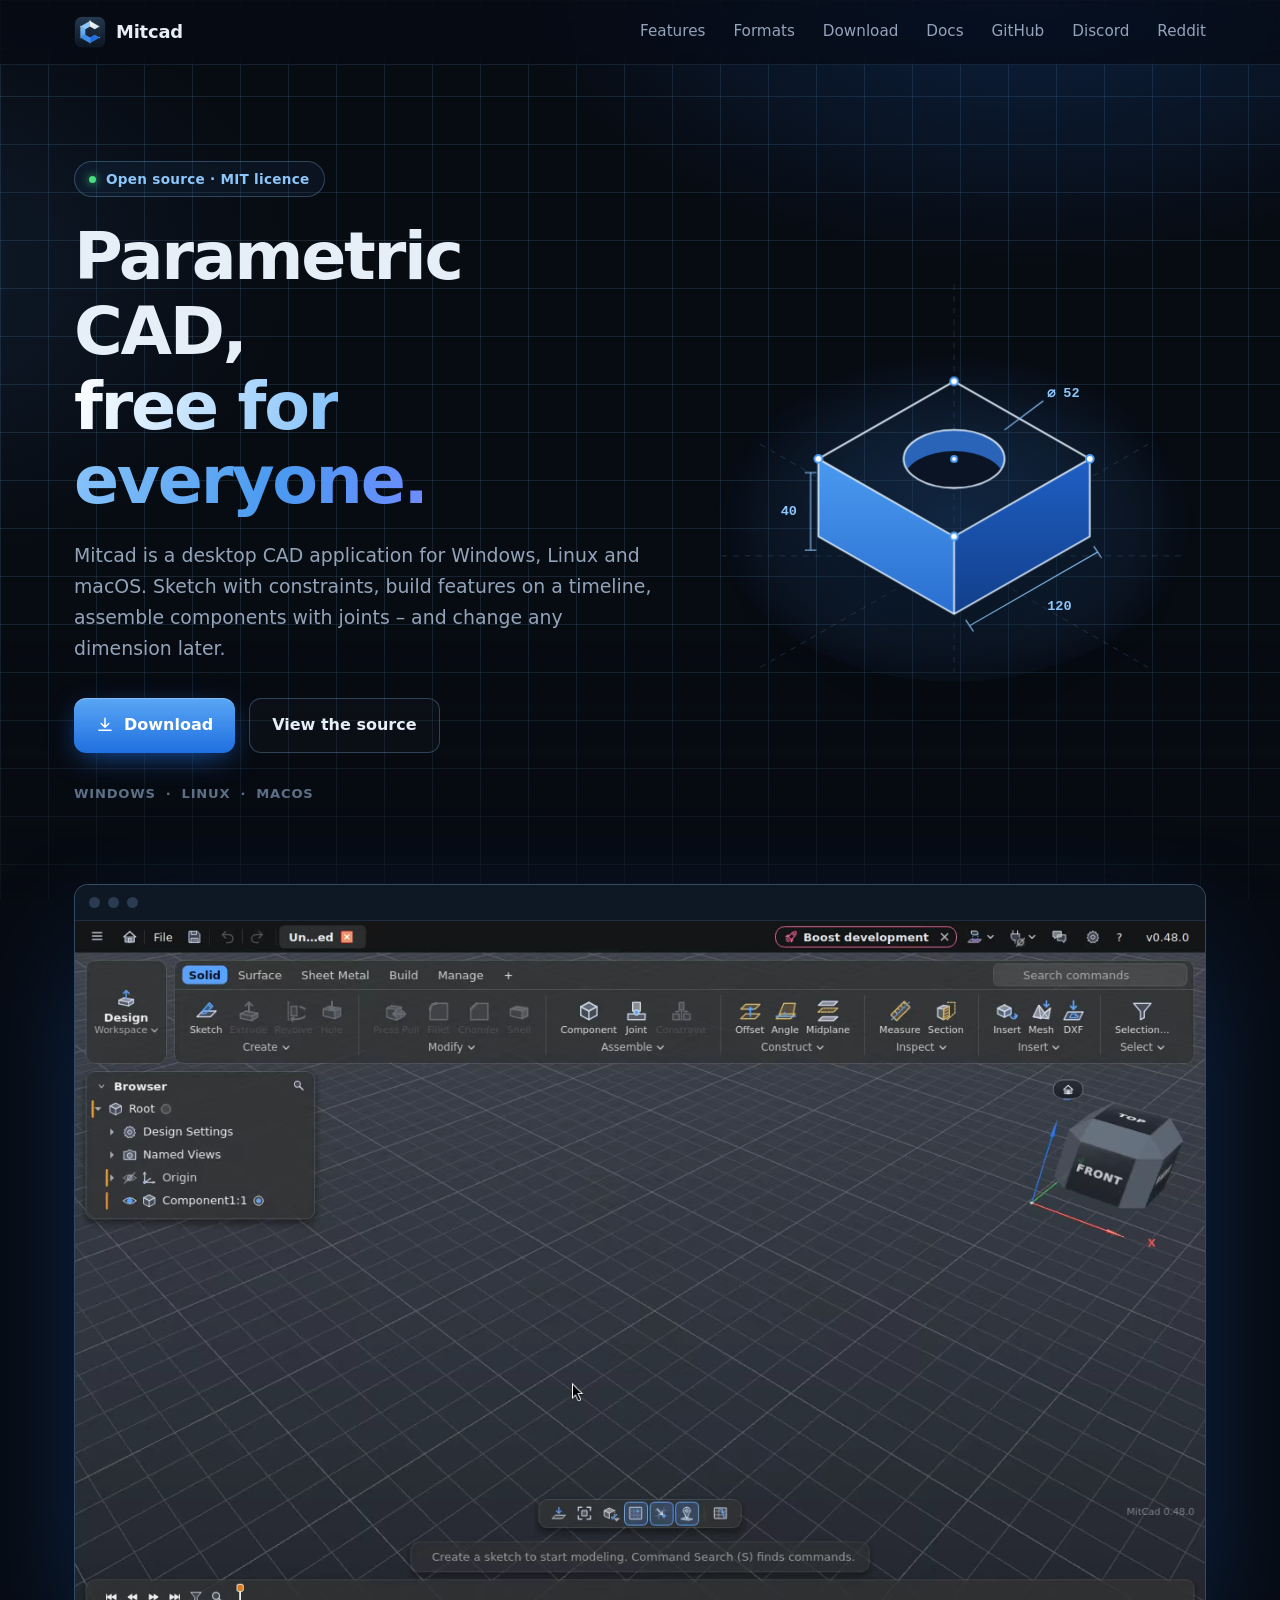
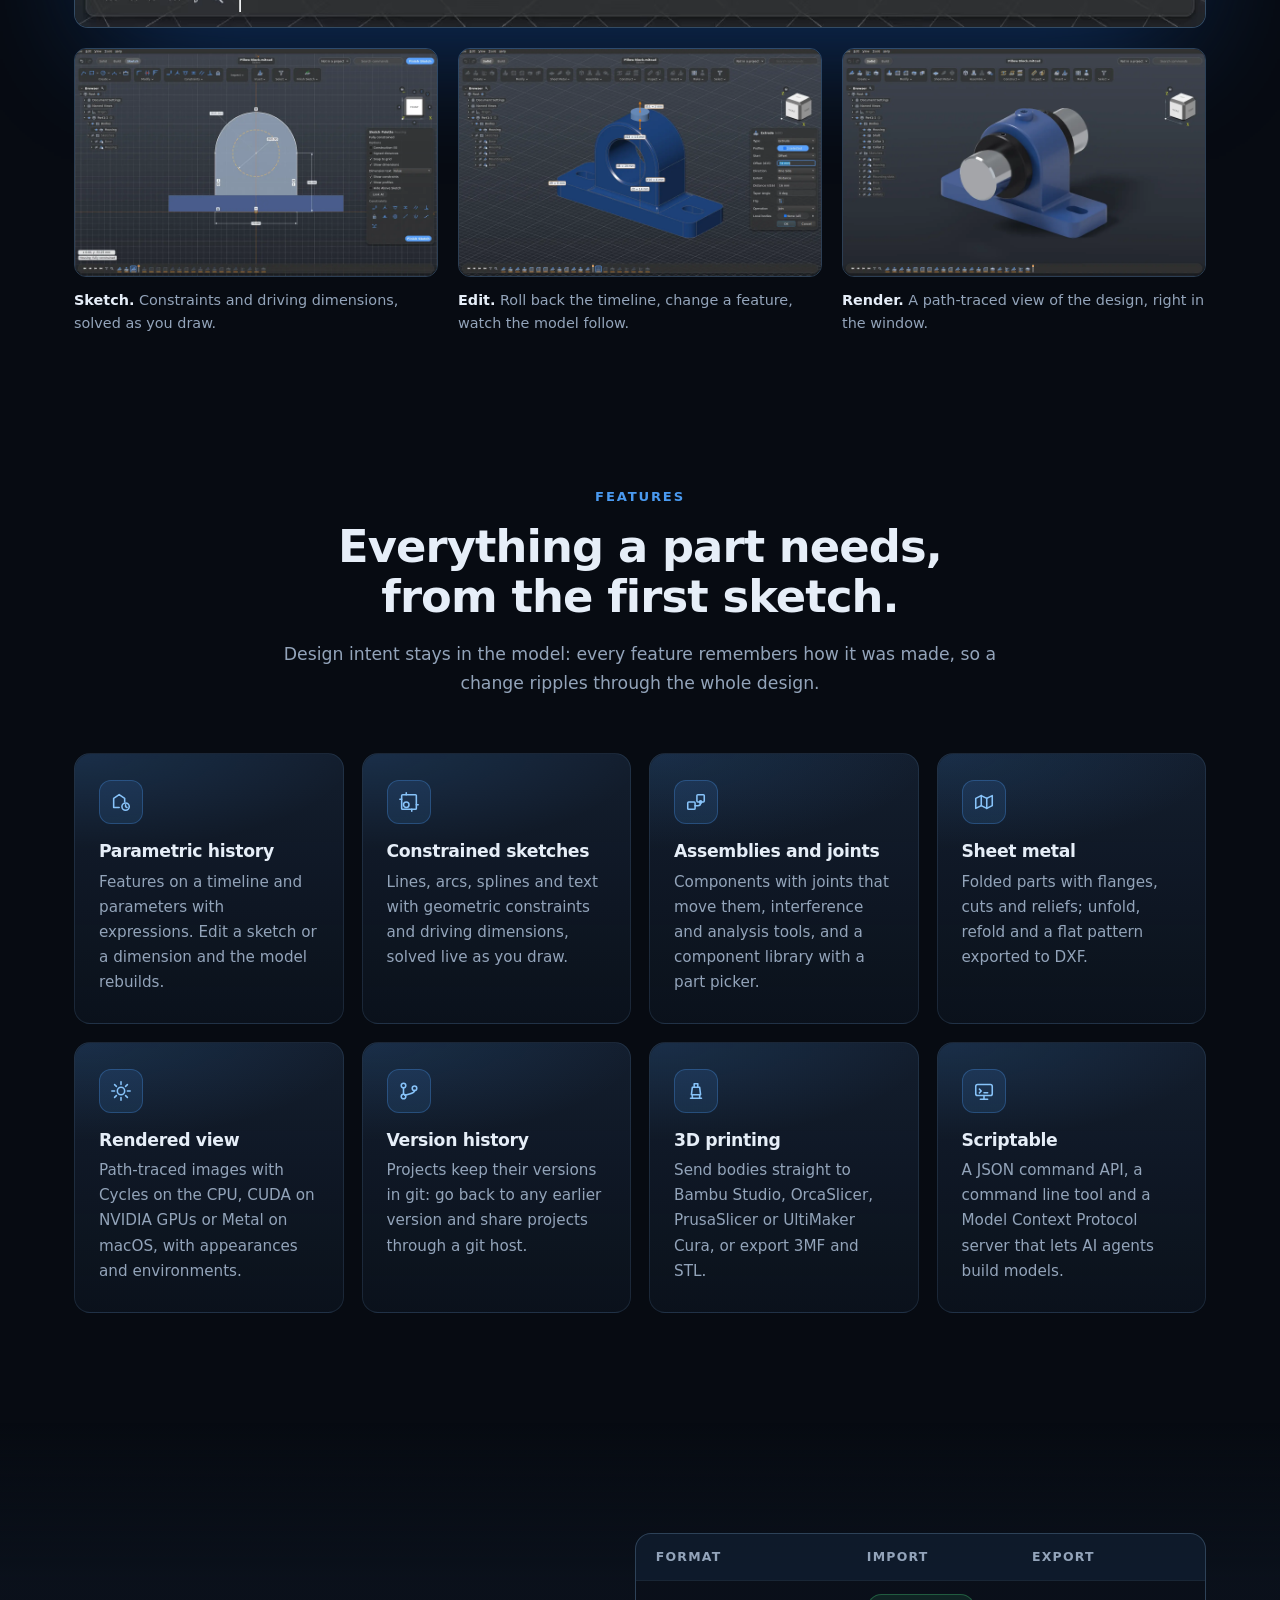
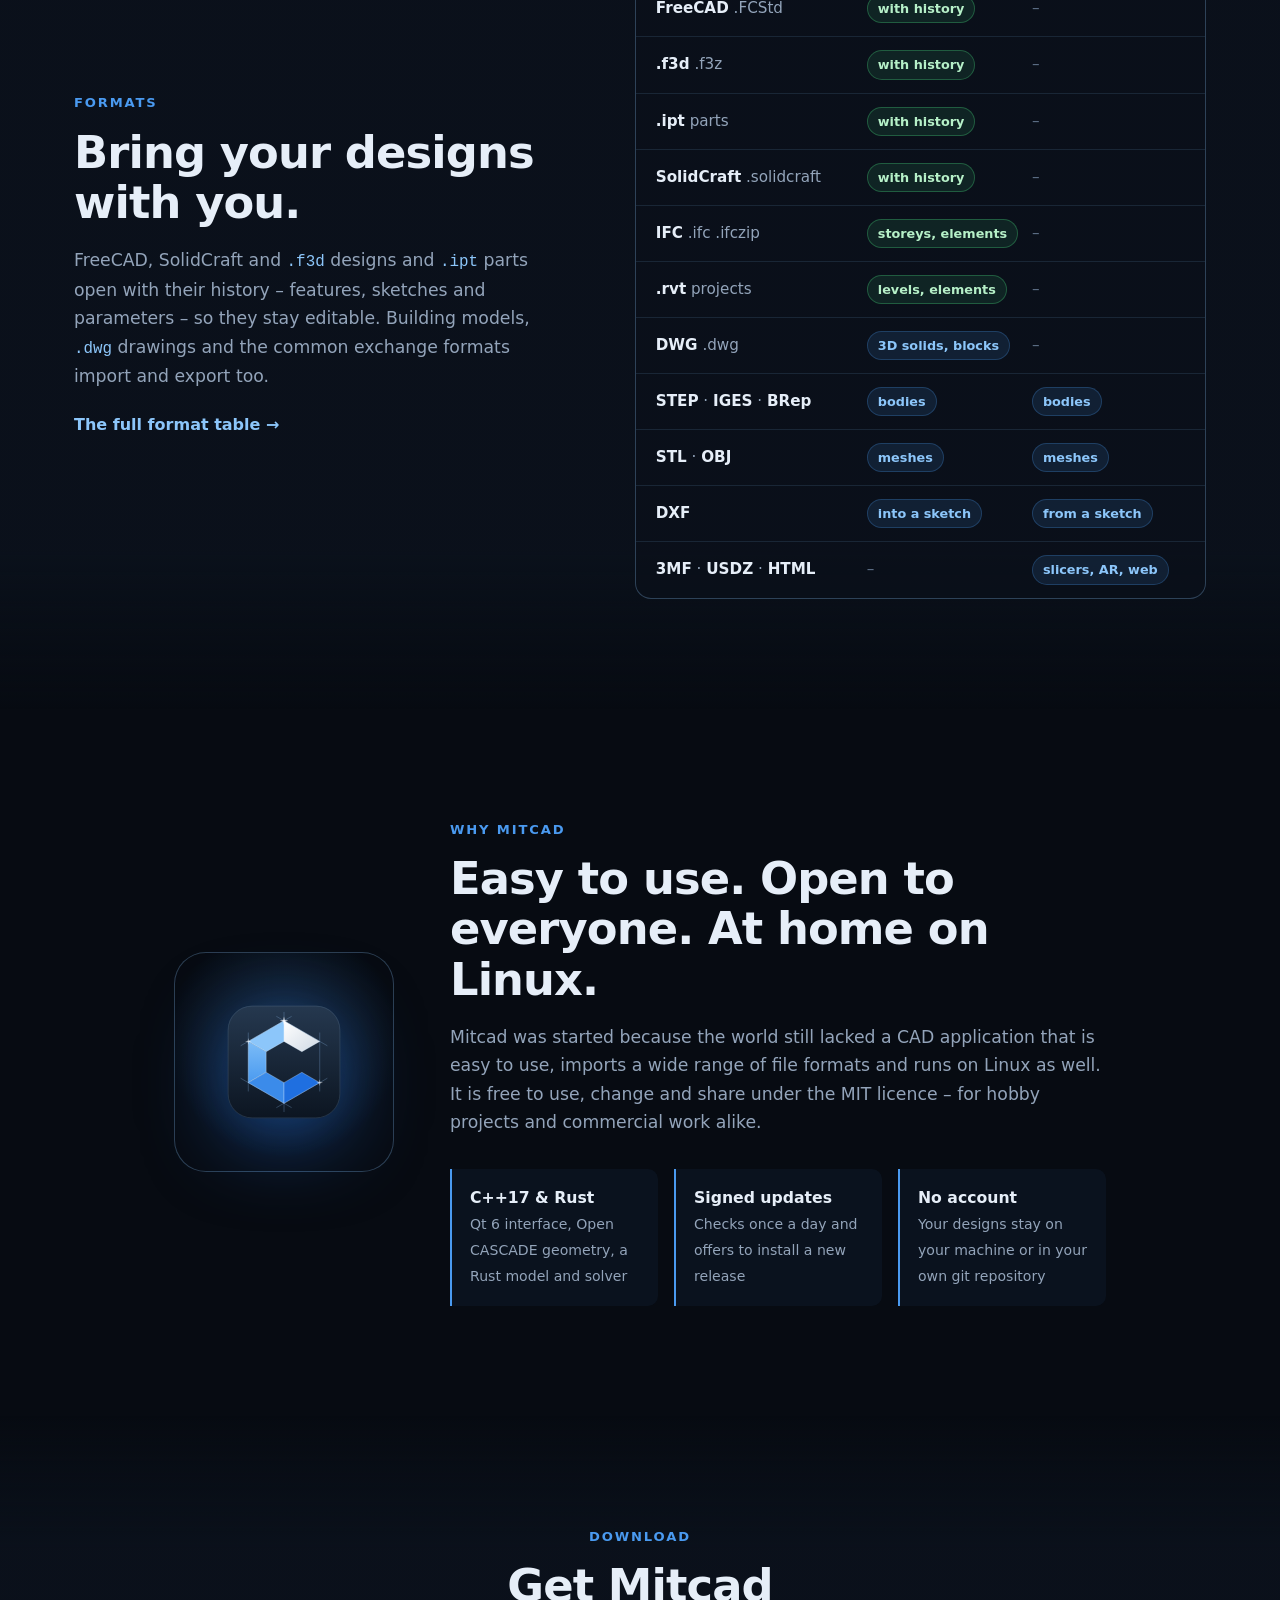
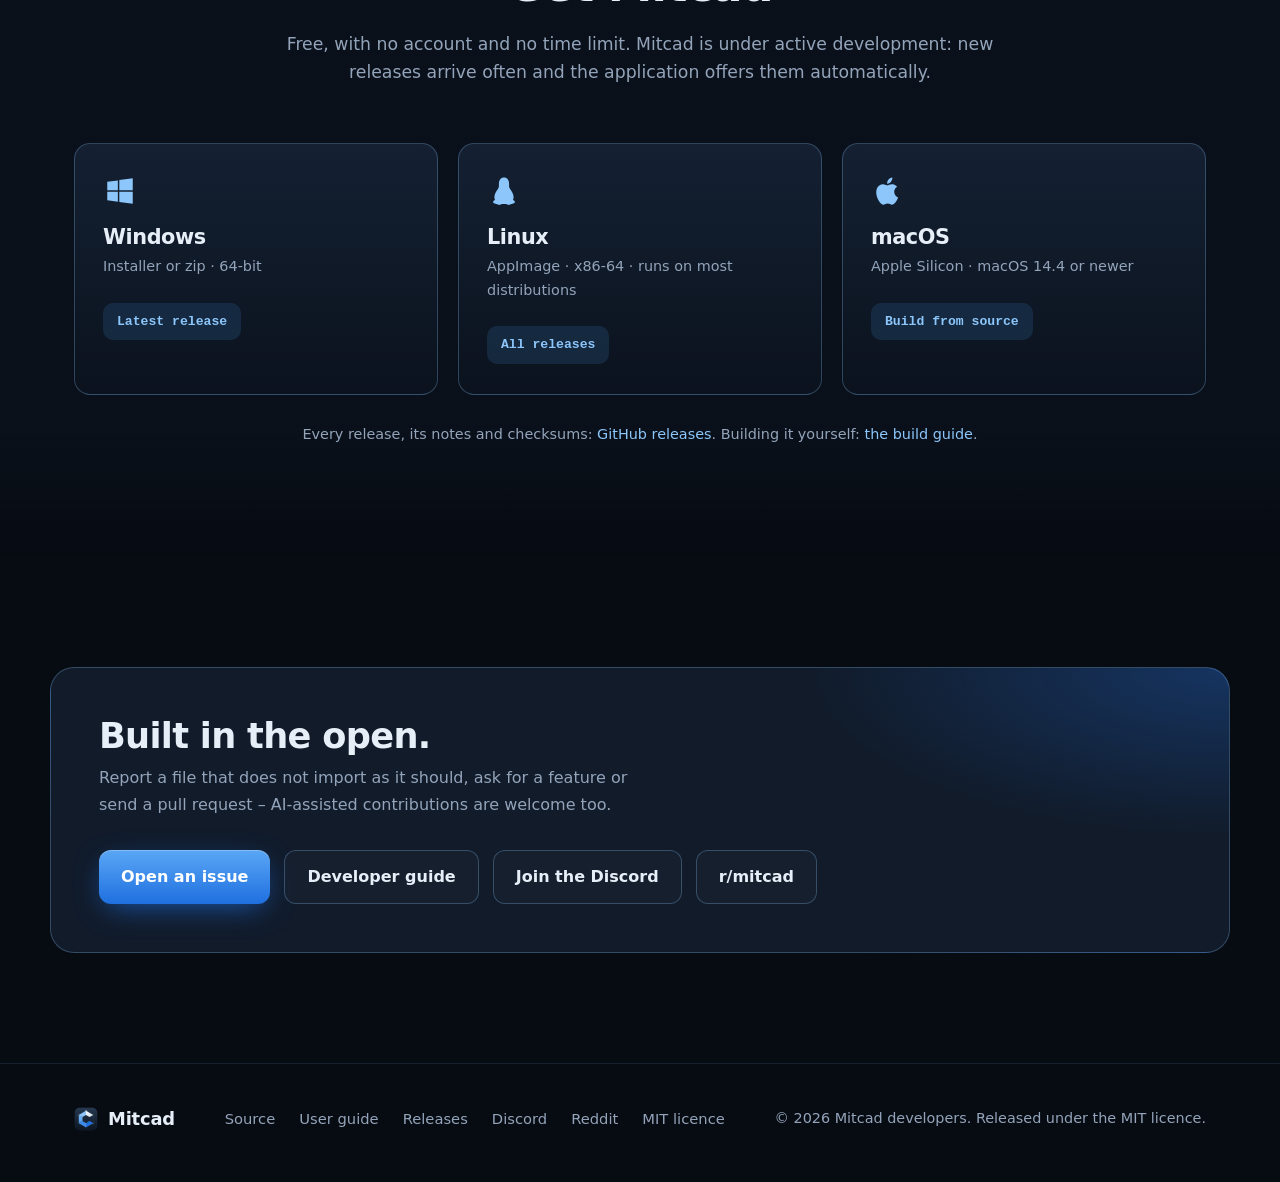
<file: index.html>
<!DOCTYPE html>
<!-- SPDX-License-Identifier: MIT -->
<html lang="en">
<head>
  <meta charset="utf-8">
  <meta name="viewport" content="width=device-width, initial-scale=1">
  <title>Mitcad – open-source parametric CAD</title>
  <meta name="description" content="Mitcad is an open-source parametric desktop CAD application for Windows, Linux and macOS. Sketches, features on a timeline, assemblies, sheet metal and many file formats. MIT licensed.">
  <meta name="theme-color" content="#070b12">
  <meta property="og:title" content="Mitcad – open-source parametric CAD">
  <meta property="og:description" content="Parametric desktop CAD for Windows, Linux and macOS. Free under the MIT licence.">
  <meta property="og:type" content="website">
  <meta property="og:url" content="https://mitcad.org/">
  <meta property="og:image" content="https://mitcad.org/assets/og.png">
  <link rel="canonical" href="https://mitcad.org/">
  <link rel="icon" href="assets/favicon.svg" type="image/svg+xml">
  <link rel="stylesheet" href="style.css">
</head>
<body>
  <a class="skip" href="#main">Skip to content</a>

  <header class="nav" id="top">
    <div class="wrap nav-inner">
      <a class="brand" href="#top" aria-label="Mitcad home">
        <img src="assets/logo.svg" alt="" width="32" height="32">
        <span>Mitcad</span>
      </a>
      <input type="checkbox" id="menu" class="menu-toggle" aria-label="Menu">
      <label for="menu" class="menu-button" aria-hidden="true"><span></span></label>
      <nav class="links" aria-label="Main">
        <a href="#features">Features</a>
        <a href="#formats">Formats</a>
        <a href="#download">Download</a>
        <a href="https://github.com/mitcad/Mitcad/blob/main/docs/user-guide.md">Docs</a>
        <a href="https://github.com/mitcad/Mitcad">GitHub</a>
        <a href="https://mitcad.org/discord">Discord</a>
        <a href="https://www.reddit.com/r/mitcad/">Reddit</a>
      </nav>
    </div>
  </header>

  <main id="main">
    <section class="hero">
      <div class="wrap hero-grid">
        <div class="hero-text">
          <p class="eyebrow"><span class="dot"></span> Open source · MIT licence</p>
          <h1>Parametric CAD,<br><span class="grad">free for everyone.</span></h1>
          <p class="lead">Mitcad is a desktop CAD application for Windows, Linux and macOS.
            Sketch with constraints, build features on a timeline, assemble
            components with joints – and change any dimension later.</p>
          <div class="cta">
            <a class="btn primary" href="#download">
              <svg viewBox="0 0 24 24" width="18" height="18" aria-hidden="true"><path d="M12 3v12m0 0l-5-5m5 5l5-5M4 19h16" fill="none" stroke="currentColor" stroke-width="2" stroke-linecap="round" stroke-linejoin="round"/></svg>
              Download
            </a>
            <a class="btn ghost" href="https://github.com/mitcad/Mitcad">View the source</a>
          </div>
          <ul class="platforms" aria-label="Platforms">
            <li>Windows</li><li>Linux</li><li>macOS</li>
          </ul>
        </div>

        <figure class="hero-art" aria-hidden="true">
          <svg viewBox="0 0 520 440" class="blueprint">
            <defs>
              <linearGradient id="top" x1="0" y1="0" x2="1" y2="1">
                <stop offset="0" stop-color="#cfe6ff"/><stop offset="1" stop-color="#8cc6fa"/>
              </linearGradient>
              <linearGradient id="lft" x1="0" y1="0" x2="0" y2="1">
                <stop offset="0" stop-color="#4a9af0"/><stop offset="1" stop-color="#2a6fd0"/>
              </linearGradient>
              <linearGradient id="rgt" x1="0" y1="0" x2="0" y2="1">
                <stop offset="0" stop-color="#1f5fc4"/><stop offset="1" stop-color="#123f8a"/>
              </linearGradient>
              <radialGradient id="glow" cx="50%" cy="55%" r="50%">
                <stop offset="0" stop-color="#3b8bea" stop-opacity=".35"/><stop offset="1" stop-color="#3b8bea" stop-opacity="0"/>
              </radialGradient>
            </defs>
            <ellipse cx="260" cy="250" rx="250" ry="180" fill="url(#glow)"/>
            <!-- Construction lines -->
            <g class="construct">
              <line x1="20" y1="300" x2="500" y2="300"/>
              <line x1="260" y1="20" x2="260" y2="420"/>
              <line x1="60" y1="415" x2="460" y2="185"/>
              <line x1="60" y1="185" x2="460" y2="415"/>
            </g>
            <!-- An isometric block with a bore: top, left and right faces -->
            <g class="solid">
              <polygon points="260,120 400,200 260,280 120,200" fill="url(#top)"/>
              <polygon points="120,200 260,280 260,360 120,280" fill="url(#lft)"/>
              <polygon points="260,280 400,200 400,280 260,360" fill="url(#rgt)"/>
              <clipPath id="bore"><ellipse cx="260" cy="200" rx="52" ry="30"/></clipPath>
              <ellipse cx="260" cy="200" rx="52" ry="30" fill="#2a64b8"/>
              <ellipse cx="260" cy="222" rx="52" ry="30" fill="#0a1424" clip-path="url(#bore)"/>
            </g>
            <!-- Edges drawn in -->
            <g class="edges">
              <path d="M260 120 L400 200 L260 280 L120 200 Z"/>
              <path d="M120 200 V280 L260 360 L400 280 V200"/>
              <path d="M260 280 V360"/>
              <ellipse cx="260" cy="200" rx="52" ry="30"/>
            </g>
            <!-- Dimensions -->
            <g class="dims">
              <path d="M112 214 L112 294" /><path d="M106 214 h12 M106 294 h12"/>
              <text x="98" y="258" text-anchor="end">40</text>
              <path d="M276 372 L408 296"/><path d="M272 366 l8 12 M404 290 l8 12"/>
              <text x="356" y="356">120</text>
              <path d="M312 170 L352 140"/><text x="356" y="136">⌀ 52</text>
            </g>
            <!-- Sketch points -->
            <g class="pts">
              <circle cx="260" cy="120" r="4"/><circle cx="400" cy="200" r="4"/>
              <circle cx="120" cy="200" r="4"/><circle cx="260" cy="280" r="4"/>
              <circle cx="260" cy="200" r="3"/>
            </g>
          </svg>
        </figure>
      </div>
    </section>

    <section class="showcase" id="showcase">
      <div class="wrap">
        <div class="window">
          <div class="window-bar"><i></i><i></i><i></i></div>
          <video class="demo" width="1280" height="800" autoplay muted loop playsinline preload="metadata"
            poster="assets/video/mitcad-demo-poster.webp"
            aria-label="A pillow block modelled in Mitcad from an empty design: sketches with constraints and dimensions, extrudes, a hole, fillets and a chamfer, then the housing's width changed and the model following">
            <source src="assets/video/mitcad-demo.webm" type="video/webm">
            <source src="assets/video/mitcad-demo.mp4" type="video/mp4">
            <img src="assets/video/mitcad-demo-poster.webp" width="1280" height="800"
              alt="The Mitcad window: a pillow block with its bodies and sketches in the browser and the feature timeline below">
          </video>
        </div>
        <div class="shots">
          <figure>
            <img src="assets/shots/sketch-constraints.webp" width="1600" height="1000" loading="lazy"
              alt="Sketch mode: a fully constrained profile with driving dimensions and the sketch palette">
            <figcaption><b>Sketch.</b> Constraints and driving dimensions, solved as you draw.</figcaption>
          </figure>
          <figure>
            <img src="assets/shots/feature-edit.webp" width="1600" height="1000" loading="lazy"
              alt="Editing an extrude: the command panel, drag handles and parameter labels, the timeline rolled back">
            <figcaption><b>Edit.</b> Roll back the timeline, change a feature, watch the model follow.</figcaption>
          </figure>
          <figure>
            <img src="assets/shots/rendered-view.webp" width="1600" height="1000" loading="lazy"
              alt="The rendered view: the assembly path traced with soft shadows inside the application">
            <figcaption><b>Render.</b> A path-traced view of the design, right in the window.</figcaption>
          </figure>
        </div>
      </div>
    </section>

    <section class="section" id="features">
      <div class="wrap">
        <header class="section-head">
          <p class="kicker">Features</p>
          <h2>Everything a part needs, from the first sketch.</h2>
          <p>Design intent stays in the model: every feature remembers how it was made,
            so a change ripples through the whole design.</p>
        </header>

        <div class="cards">
          <article class="card">
            <div class="icon"><svg viewBox="0 0 24 24"><path d="M4 18h6M4 18V8l6-4 6 4v4"/><circle cx="17" cy="17" r="4"/><path d="M17 15v2l1.5 1"/></svg></div>
            <h3>Parametric history</h3>
            <p>Features on a timeline and parameters with expressions. Edit a sketch or a dimension and the model rebuilds.</p>
          </article>
          <article class="card">
            <div class="icon"><svg viewBox="0 0 24 24"><rect x="4" y="4" width="16" height="16" rx="1"/><path d="M4 9h-2M9 4V2M20 15h2M15 20v2"/><circle cx="9" cy="15" r="3"/></svg></div>
            <h3>Constrained sketches</h3>
            <p>Lines, arcs, splines and text with geometric constraints and driving dimensions, solved live as you draw.</p>
          </article>
          <article class="card">
            <div class="icon"><svg viewBox="0 0 24 24"><rect x="3" y="12" width="8" height="8" rx="1"/><rect x="13" y="4" width="8" height="8" rx="1"/><path d="M11 16h3a3 3 0 003-3v-1"/><circle cx="17" cy="12" r="1.2"/></svg></div>
            <h3>Assemblies and joints</h3>
            <p>Components with joints that move them, interference and analysis tools, and a component library with a part picker.</p>
          </article>
          <article class="card">
            <div class="icon"><svg viewBox="0 0 24 24"><path d="M3 8l6-3 6 3 6-3v11l-6 3-6-3-6 3z"/><path d="M9 5v11M15 8v11"/></svg></div>
            <h3>Sheet metal</h3>
            <p>Folded parts with flanges, cuts and reliefs; unfold, refold and a flat pattern exported to DXF.</p>
          </article>
          <article class="card">
            <div class="icon"><svg viewBox="0 0 24 24"><circle cx="12" cy="12" r="4"/><path d="M12 2v3M12 19v3M2 12h3M19 12h3M5 5l2 2M17 17l2 2M5 19l2-2M17 7l2-2"/></svg></div>
            <h3>Rendered view</h3>
            <p>Path-traced images with Cycles on the CPU, CUDA on NVIDIA GPUs or Metal on macOS, with appearances and environments.</p>
          </article>
          <article class="card">
            <div class="icon"><svg viewBox="0 0 24 24"><circle cx="6" cy="6" r="2.5"/><circle cx="6" cy="18" r="2.5"/><circle cx="18" cy="9" r="2.5"/><path d="M6 8.5v7M18 11.5c0 4-6 3-10.5 5.2"/></svg></div>
            <h3>Version history</h3>
            <p>Projects keep their versions in git: go back to any earlier version and share projects through a git host.</p>
          </article>
          <article class="card">
            <div class="icon"><svg viewBox="0 0 24 24"><path d="M6 20h12M8 20v-4h8v4M7 16l1-8h8l1 8"/><path d="M10 8V4h4v4"/></svg></div>
            <h3>3D printing</h3>
            <p>Send bodies straight to Bambu Studio, OrcaSlicer, PrusaSlicer or UltiMaker Cura, or export 3MF and STL.</p>
          </article>
          <article class="card">
            <div class="icon"><svg viewBox="0 0 24 24"><rect x="3" y="5" width="18" height="12" rx="2"/><path d="M8 21h8M12 17v4M7 10l2 2-2 2M12 14h4"/></svg></div>
            <h3>Scriptable</h3>
            <p>A JSON command API, a command line tool and a Model Context Protocol server that lets AI agents build models.</p>
          </article>
        </div>
      </div>
    </section>

    <section class="section alt" id="formats">
      <div class="wrap formats-grid">
        <header class="section-head left">
          <p class="kicker">Formats</p>
          <h2>Bring your designs with you.</h2>
          <p>FreeCAD, SolidCraft and <code>.f3d</code> designs and <code>.ipt</code> parts open
            with their history – features, sketches and parameters – so they stay editable.
            Building models, <code>.dwg</code> drawings and the common exchange formats
            import and export too.</p>
          <a class="text-link" href="https://github.com/mitcad/Mitcad#support-for-multiple-cad-formats">The full format table →</a>
        </header>

        <div class="format-table" role="table" aria-label="File formats">
          <div class="row head" role="row"><span role="columnheader">Format</span><span role="columnheader">Import</span><span role="columnheader">Export</span></div>
          <div class="row" role="row"><span role="cell"><b>FreeCAD</b> .FCStd</span><span role="cell" class="tag hist">with history</span><span role="cell" class="no">–</span></div>
          <div class="row" role="row"><span role="cell"><b>.f3d</b> .f3z</span><span role="cell" class="tag hist">with history</span><span role="cell" class="no">–</span></div>
          <div class="row" role="row"><span role="cell"><b>.ipt</b> parts</span><span role="cell" class="tag hist">with history</span><span role="cell" class="no">–</span></div>
          <div class="row" role="row"><span role="cell"><b>SolidCraft</b> .solidcraft</span><span role="cell" class="tag hist">with history</span><span role="cell" class="no">–</span></div>
          <div class="row" role="row"><span role="cell"><b>IFC</b> .ifc .ifczip</span><span role="cell" class="tag hist">storeys, elements</span><span role="cell" class="no">–</span></div>
          <div class="row" role="row"><span role="cell"><b>.rvt</b> projects</span><span role="cell" class="tag hist">levels, elements</span><span role="cell" class="no">–</span></div>
          <div class="row" role="row"><span role="cell"><b>DWG</b> .dwg</span><span role="cell" class="tag">3D solids, blocks</span><span role="cell" class="no">–</span></div>
          <div class="row" role="row"><span role="cell"><b>STEP</b> · <b>IGES</b> · <b>BRep</b></span><span role="cell" class="tag">bodies</span><span role="cell" class="tag">bodies</span></div>
          <div class="row" role="row"><span role="cell"><b>STL</b> · <b>OBJ</b></span><span role="cell" class="tag">meshes</span><span role="cell" class="tag">meshes</span></div>
          <div class="row" role="row"><span role="cell"><b>DXF</b></span><span role="cell" class="tag">into a sketch</span><span role="cell" class="tag">from a sketch</span></div>
          <div class="row" role="row"><span role="cell"><b>3MF</b> · <b>USDZ</b> · <b>HTML</b></span><span role="cell" class="no">–</span><span role="cell" class="tag">slicers, AR, web</span></div>
        </div>
      </div>
    </section>

    <section class="section" id="why">
      <div class="wrap why">
        <div class="why-mark" aria-hidden="true"><img src="assets/logo.svg" alt="" width="120" height="120"></div>
        <div>
          <p class="kicker">Why Mitcad</p>
          <h2>Easy to use. Open to everyone. At home on Linux.</h2>
          <p>Mitcad was started because the world still lacked a CAD application that is easy
            to use, imports a wide range of file formats and runs on Linux as well. It is
            free to use, change and share under the MIT licence – for hobby projects and
            commercial work alike.</p>
          <ul class="facts">
            <li><b>C++17 &amp; Rust</b><span>Qt 6 interface, Open CASCADE geometry, a Rust model and solver</span></li>
            <li><b>Signed updates</b><span>Checks once a day and offers to install a new release</span></li>
            <li><b>No account</b><span>Your designs stay on your machine or in your own git repository</span></li>
          </ul>
        </div>
      </div>
    </section>

    <section class="section alt" id="download">
      <div class="wrap">
        <header class="section-head">
          <p class="kicker">Download</p>
          <h2>Get Mitcad <span id="latest-version"></span></h2>
          <p>Free, with no account and no time limit. Mitcad is under active development:
            new releases arrive often and the application offers them automatically.</p>
        </header>

        <div class="downloads">
          <a class="dl" id="dl-windows" href="https://github.com/mitcad/Mitcad/releases/latest">
            <svg viewBox="0 0 24 24" class="os"><path d="M3 5.5l7.5-1v7H3zM11.5 4.3L21 3v8.5h-9.5zM3 12.5h7.5v7L3 18.5zM11.5 12.5H21V21l-9.5-1.3z"/></svg>
            <h3>Windows</h3>
            <p class="meta">Installer or zip · 64-bit</p>
            <span class="file" data-default="Latest release">Latest release</span>
          </a>
          <a class="dl" id="dl-linux" href="https://github.com/mitcad/Mitcad/releases">
            <svg viewBox="0 0 24 24" class="os"><path d="M12 2.5c-2.3 0-3.6 1.9-3.6 4.4 0 1.3.2 2.2-.6 3.5-1 1.5-2.6 3.5-2.6 6 0 .8.2 1.4.5 1.9-.7.3-1.4.8-1.4 1.5 0 1.2 2 1.2 3.3 1.7.8.3 1.4.5 2 .1.6-.3 1.5-.4 2.4-.4s1.8.1 2.4.4c.6.4 1.2.2 2-.1 1.3-.5 3.3-.5 3.3-1.7 0-.7-.7-1.2-1.4-1.5.3-.5.5-1.1.5-1.9 0-2.5-1.6-4.5-2.6-6-.8-1.3-.6-2.2-.6-3.5 0-2.5-1.3-4.4-3.6-4.4z"/></svg>
            <h3>Linux</h3>
            <p class="meta">AppImage · x86-64 · runs on most distributions</p>
            <span class="file" data-default="All releases">All releases</span>
          </a>
          <a class="dl" id="dl-macos" href="https://github.com/mitcad/Mitcad#macos">
            <svg viewBox="0 0 24 24" class="os"><path d="M16.4 12.6c0-2.4 2-3.5 2-3.6-1.1-1.6-2.8-1.8-3.4-1.8-1.4-.2-2.8.8-3.5.8s-1.9-.8-3.1-.8C6.8 7.3 5.3 8.2 4.5 9.6c-1.7 2.9-.4 7.3 1.2 9.7.8 1.2 1.8 2.5 3 2.4 1.2 0 1.7-.8 3.1-.8s1.9.8 3.1.8c1.3 0 2.1-1.2 2.9-2.4.9-1.3 1.3-2.6 1.3-2.7 0 0-2.6-1-2.7-4zM14.1 5.5c.6-.8 1.1-1.9 1-3-.9 0-2.1.6-2.7 1.4-.6.7-1.1 1.8-1 2.9 1 .1 2.1-.5 2.7-1.3z"/></svg>
            <h3>macOS</h3>
            <p class="meta">Apple Silicon · macOS 14.4 or newer</p>
            <span class="file" data-default="Build from source">Build from source</span>
          </a>
        </div>
        <p class="small center">Every release, its notes and checksums: <a href="https://github.com/mitcad/Mitcad/releases">GitHub releases</a>.
          Building it yourself: <a href="https://github.com/mitcad/Mitcad#building">the build guide</a>.</p>
      </div>
    </section>

    <section class="section" id="community">
      <div class="wrap community">
        <div>
          <h2>Built in the open.</h2>
          <p>Report a file that does not import as it should, ask for a feature or send a
            pull request – AI-assisted contributions are welcome too.</p>
        </div>
        <div class="cta">
          <a class="btn primary" href="https://github.com/mitcad/Mitcad/issues">Open an issue</a>
          <a class="btn ghost" href="https://github.com/mitcad/Mitcad/blob/main/docs/development.md">Developer guide</a>
          <a class="btn ghost" href="https://mitcad.org/discord">Join the Discord</a>
          <a class="btn ghost" href="https://www.reddit.com/r/mitcad/">r/mitcad</a>
        </div>
      </div>
    </section>
  </main>

  <footer class="footer">
    <div class="wrap footer-inner">
      <a class="brand" href="#top"><img src="assets/logo.svg" alt="" width="24" height="24"><span>Mitcad</span></a>
      <nav aria-label="Footer">
        <a href="https://github.com/mitcad/Mitcad">Source</a>
        <a href="https://github.com/mitcad/Mitcad/blob/main/docs/user-guide.md">User guide</a>
        <a href="https://github.com/mitcad/Mitcad/releases">Releases</a>
        <a href="https://mitcad.org/discord">Discord</a>
        <a href="https://www.reddit.com/r/mitcad/">Reddit</a>
        <a href="https://github.com/mitcad/Mitcad/blob/main/LICENSE">MIT licence</a>
      </nav>
      <p class="small">© 2026 Mitcad developers. Released under the MIT licence.</p>
    </div>
  </footer>

  <script src="site.js" defer></script>
</body>
</html>
</file>
<file: style.css>
/* SPDX-License-Identifier: MIT */
/* Mitcad website: one dark theme, colours from the application icon. */

:root {
  --bg: #070b12;
  --bg-2: #0b121d;
  --panel: rgba(20, 32, 50, .55);
  --panel-solid: #111b2a;
  --line: rgba(140, 198, 250, .12);
  --line-strong: rgba(140, 198, 250, .28);
  --text: #e6eef8;
  --muted: #93a4ba;
  --faint: #5d6f86;
  --accent: #4a9af0;
  --accent-2: #8cc6fa;
  --accent-3: #1f6fe0;
  --radius: 16px;
  --wrap: 1180px;
  --font: ui-sans-serif, system-ui, -apple-system, "Segoe UI", Roboto, "Helvetica Neue", Arial, sans-serif;
  --mono: ui-monospace, "SF Mono", "Cascadia Code", Consolas, monospace;
  color-scheme: dark;
}

* { box-sizing: border-box; }
html { scroll-behavior: smooth; scroll-padding-top: 80px; }
body {
  margin: 0;
  background: var(--bg);
  color: var(--text);
  font: 16px/1.65 var(--font);
  -webkit-font-smoothing: antialiased;
  overflow-x: hidden;
}
/* Blueprint grid and soft glows behind everything */
body::before {
  content: "";
  position: fixed;
  inset: 0;
  z-index: -1;
  background:
    radial-gradient(900px 600px at 80% -10%, rgba(31, 111, 224, .28), transparent 60%),
    radial-gradient(700px 500px at -10% 30%, rgba(74, 154, 240, .12), transparent 60%),
    linear-gradient(var(--line) 1px, transparent 1px) 0 0 / 48px 48px,
    linear-gradient(90deg, var(--line) 1px, transparent 1px) 0 0 / 48px 48px,
    var(--bg);
  mask-image: linear-gradient(to bottom, #000 0, #000 70%, rgba(0, 0, 0, .35) 100%);
}

a { color: var(--accent-2); text-decoration: none; }
a:hover { color: #fff; }
img { max-width: 100%; display: block; }
code { font-family: var(--mono); font-size: .92em; color: var(--accent-2); }
h1, h2, h3 { line-height: 1.12; letter-spacing: -.02em; margin: 0; }
h2 { font-size: clamp(1.9rem, 3.6vw, 2.8rem); font-weight: 700; }
h3 { font-size: 1.08rem; font-weight: 650; }
p { margin: 0; }

.wrap { max-width: var(--wrap); margin: 0 auto; padding: 0 24px; }
.small { font-size: .9rem; color: var(--muted); }
.center { text-align: center; }

.skip { position: absolute; left: -9999px; }
.skip:focus { left: 16px; top: 16px; z-index: 100; background: var(--accent); color: #fff; padding: 8px 14px; border-radius: 8px; }

/* Navigation */
.nav {
  position: sticky;
  top: 0;
  z-index: 50;
  backdrop-filter: blur(14px) saturate(140%);
  -webkit-backdrop-filter: blur(14px) saturate(140%);
  background: rgba(7, 11, 18, .72);
  border-bottom: 1px solid var(--line);
}
.nav-inner { display: flex; align-items: center; justify-content: space-between; height: 64px; }
.brand { display: flex; align-items: center; gap: 10px; color: var(--text); font-weight: 700; font-size: 1.12rem; letter-spacing: -.01em; }
.brand:hover { color: #fff; }
.links { display: flex; align-items: center; gap: 28px; }
.links a { color: var(--muted); font-size: .95rem; font-weight: 500; transition: color .15s; }
.links a:hover { color: var(--text); }
.links .gh { display: inline-flex; align-items: center; gap: 8px; padding: 7px 14px; border: 1px solid var(--line-strong); border-radius: 999px; color: var(--text); }
.links .gh:hover { border-color: var(--accent); background: rgba(74, 154, 240, .1); }
.menu-toggle, .menu-button { display: none; }

/* Buttons */
.btn {
  display: inline-flex;
  align-items: center;
  gap: 10px;
  padding: 13px 22px;
  border-radius: 12px;
  font-weight: 600;
  font-size: 1rem;
  transition: transform .15s, box-shadow .2s, background .2s, border-color .2s;
}
.btn.primary {
  color: #fff;
  background: linear-gradient(180deg, #5aa7f5, var(--accent-3));
  box-shadow: 0 8px 30px -8px rgba(31, 111, 224, .8), inset 0 1px 0 rgba(255, 255, 255, .25);
}
.btn.primary:hover { transform: translateY(-1px); box-shadow: 0 12px 36px -8px rgba(31, 111, 224, .95), inset 0 1px 0 rgba(255, 255, 255, .3); color: #fff; }
.btn.ghost { color: var(--text); border: 1px solid var(--line-strong); background: rgba(255, 255, 255, .02); }
.btn.ghost:hover { border-color: var(--accent-2); background: rgba(140, 198, 250, .06); color: #fff; }

/* Hero */
.hero { padding: 96px 0 72px; }
.hero-grid { display: grid; grid-template-columns: 1.15fr 1fr; gap: 48px; align-items: center; }
.eyebrow {
  display: inline-flex; align-items: center; gap: 10px;
  padding: 6px 14px; border: 1px solid var(--line-strong); border-radius: 999px;
  color: var(--accent-2); font-size: .85rem; font-weight: 600; letter-spacing: .02em;
  background: rgba(74, 154, 240, .06);
}
.dot { width: 7px; height: 7px; border-radius: 50%; background: #4ade80; box-shadow: 0 0 10px #4ade80; }
h1 { font-size: clamp(2.5rem, 5.2vw, 4.25rem); font-weight: 800; margin: 22px 0 22px; letter-spacing: -.035em; }
.grad {
  background: linear-gradient(100deg, #ffffff 0%, var(--accent-2) 40%, var(--accent) 75%, #6f8cff 100%);
  -webkit-background-clip: text; background-clip: text; color: transparent;
}
.lead { font-size: 1.18rem; color: var(--muted); max-width: 34em; }
.cta { display: flex; flex-wrap: wrap; gap: 14px; margin-top: 34px; }
.platforms { display: flex; gap: 10px; list-style: none; padding: 0; margin: 30px 0 0; }
.platforms li { font-size: .82rem; color: var(--faint); font-weight: 600; letter-spacing: .06em; text-transform: uppercase; }
.platforms li + li::before { content: "·"; margin-right: 10px; color: var(--faint); }

.hero-art { margin: 0; }
.blueprint { width: 100%; height: auto; overflow: visible; }
.construct line { stroke: var(--accent-2); stroke-opacity: .18; stroke-width: 1; stroke-dasharray: 6 6; }
.solid { filter: drop-shadow(0 30px 40px rgba(0, 0, 0, .55)); animation: rise 1.2s .6s both cubic-bezier(.2, .7, .2, 1); }
.edges path, .edges ellipse { fill: none; stroke: #e6f2ff; stroke-width: 1.6; stroke-linejoin: round; stroke-dasharray: 900; stroke-dashoffset: 900; animation: draw 1.6s .1s forwards ease-out; }
.dims path { fill: none; stroke: var(--accent-2); stroke-width: 1.1; opacity: 0; animation: fade .6s 1.5s forwards; }
.dims text { fill: var(--accent-2); font: 600 14px var(--mono); opacity: 0; animation: fade .6s 1.7s forwards; }
.pts circle { fill: #fff; stroke: var(--accent); stroke-width: 2; opacity: 0; animation: fade .4s 1.3s forwards; }
@keyframes draw { to { stroke-dashoffset: 0; } }
@keyframes fade { to { opacity: 1; } }
@keyframes rise { from { opacity: 0; transform: translateY(18px); } to { opacity: 1; transform: none; } }

/* Screenshot showcase */
.showcase { padding: 8px 0 40px; }
.window {
  border-radius: 14px; overflow: hidden;
  border: 1px solid var(--line-strong);
  background: var(--panel-solid);
  box-shadow: 0 40px 120px -30px rgba(31, 111, 224, .45), 0 20px 60px -20px rgba(0, 0, 0, .8);
}
.window-bar { display: flex; gap: 8px; padding: 12px 14px; background: #0e1724; border-bottom: 1px solid var(--line); }
.window-bar i { width: 11px; height: 11px; border-radius: 50%; background: #2a3a50; }
.shots { display: grid; grid-template-columns: repeat(3, 1fr); gap: 20px; margin-top: 20px; }
.shots figure { margin: 0; }
.shots img { border-radius: 12px; border: 1px solid var(--line-strong); }
.shots figcaption { margin-top: 12px; font-size: .9rem; color: var(--muted); }
.shots figcaption b { color: var(--text); }
.window img, .window video, .shots img { display: block; width: 100%; height: auto; }

/* Sections */
.section { padding: 110px 0; }
.section.alt { background: linear-gradient(180deg, rgba(11, 18, 29, 0), rgba(11, 18, 29, .85) 18%, rgba(11, 18, 29, .85) 82%, rgba(11, 18, 29, 0)); }
.section-head { max-width: 720px; margin: 0 auto 56px; text-align: center; }
.section-head.left { text-align: left; margin: 0; }
.section-head p:not(.kicker) { margin-top: 18px; color: var(--muted); font-size: 1.08rem; }
.kicker { color: var(--accent); font-weight: 700; font-size: .82rem; letter-spacing: .14em; text-transform: uppercase; margin-bottom: 14px !important; }

/* Feature cards */
.cards { display: grid; grid-template-columns: repeat(4, 1fr); gap: 18px; }
.card {
  position: relative;
  padding: 26px 24px 28px;
  border-radius: var(--radius);
  background: linear-gradient(180deg, rgba(24, 38, 58, .7), rgba(14, 22, 34, .6));
  border: 1px solid var(--line);
  transition: transform .2s, border-color .2s, box-shadow .2s;
}
.card::before {
  content: ""; position: absolute; inset: 0; border-radius: inherit; pointer-events: none;
  background: radial-gradient(400px 140px at 0 0, rgba(74, 154, 240, .14), transparent 70%);
}
.card:hover { transform: translateY(-3px); border-color: var(--line-strong); box-shadow: 0 20px 50px -25px rgba(31, 111, 224, .6); }
.card h3 { margin: 18px 0 8px; }
.card p { color: var(--muted); font-size: .95rem; }
.icon {
  width: 44px; height: 44px; display: grid; place-items: center;
  border-radius: 12px; background: rgba(74, 154, 240, .12); border: 1px solid rgba(74, 154, 240, .3);
}
.icon svg { width: 22px; height: 22px; fill: none; stroke: var(--accent-2); stroke-width: 1.7; stroke-linecap: round; stroke-linejoin: round; }

/* Formats */
.formats-grid { display: grid; grid-template-columns: 1fr 1.15fr; gap: 64px; align-items: center; }
.text-link { display: inline-block; margin-top: 22px; font-weight: 600; }
.format-table { border: 1px solid var(--line-strong); border-radius: var(--radius); overflow: hidden; background: rgba(10, 16, 26, .7); }
.row { display: grid; grid-template-columns: 1.3fr 1fr 1fr; gap: 12px; align-items: center; padding: 13px 20px; border-top: 1px solid var(--line); font-size: .95rem; }
.row.head { border-top: 0; background: rgba(74, 154, 240, .08); color: var(--muted); font-size: .78rem; font-weight: 700; letter-spacing: .1em; text-transform: uppercase; }
.row b { color: var(--text); font-weight: 650; }
.row span:first-child { color: var(--muted); }
.tag { justify-self: start; padding: 3px 10px; border-radius: 999px; font-size: .8rem; font-weight: 600; color: var(--accent-2); background: rgba(74, 154, 240, .12); border: 1px solid rgba(74, 154, 240, .25); }
.tag.hist { color: #b6f0c8; background: rgba(74, 222, 128, .1); border-color: rgba(74, 222, 128, .3); }
.no { color: var(--faint); }

/* Why */
.why { display: grid; grid-template-columns: 220px 1fr; gap: 56px; align-items: center; max-width: 980px; }
.why-mark { display: grid; place-items: center; aspect-ratio: 1; border-radius: 32px; border: 1px solid var(--line-strong); background: radial-gradient(circle at 50% 40%, rgba(74, 154, 240, .25), transparent 70%); }
.why-mark img { filter: drop-shadow(0 20px 40px rgba(31, 111, 224, .5)); }
.why h2 { margin-bottom: 18px; }
.why p:not(.kicker) { color: var(--muted); font-size: 1.08rem; }
.facts { list-style: none; padding: 0; margin: 32px 0 0; display: grid; grid-template-columns: repeat(3, 1fr); gap: 16px; }
.facts li { padding: 16px 18px; border-left: 2px solid var(--accent); background: rgba(74, 154, 240, .05); border-radius: 0 10px 10px 0; }
.facts b { display: block; font-size: .98rem; }
.facts span { font-size: .88rem; color: var(--muted); }

/* Downloads */
.downloads { display: grid; grid-template-columns: repeat(3, 1fr); gap: 20px; margin-bottom: 28px; }
.dl {
  display: flex; flex-direction: column; gap: 6px;
  padding: 30px 28px; border-radius: var(--radius);
  background: linear-gradient(180deg, rgba(24, 38, 58, .75), rgba(12, 20, 32, .7));
  border: 1px solid var(--line-strong); color: var(--text);
  transition: transform .2s, border-color .2s, box-shadow .2s;
}
.dl:hover { transform: translateY(-3px); border-color: var(--accent); box-shadow: 0 24px 60px -28px rgba(31, 111, 224, .9); color: var(--text); }
.dl .os { width: 34px; height: 34px; fill: var(--accent-2); margin-bottom: 12px; }
.dl h3 { font-size: 1.3rem; }
.dl .meta { color: var(--muted); font-size: .9rem; }
.dl .file { margin-top: 18px; align-self: flex-start; padding: 8px 14px; border-radius: 10px; background: rgba(74, 154, 240, .14); color: var(--accent-2); font-family: var(--mono); font-size: .82rem; font-weight: 600; }
.dl:hover .file { background: var(--accent-3); color: #fff; }

/* Community */
.community {
  display: flex; align-items: center; justify-content: space-between; gap: 32px; flex-wrap: wrap;
  padding: 48px; border-radius: 24px; border: 1px solid var(--line-strong);
  background: radial-gradient(600px 240px at 100% 0, rgba(31, 111, 224, .3), transparent 70%), var(--panel-solid);
}
.community h2 { font-size: clamp(1.6rem, 3vw, 2.2rem); }
.community p { color: var(--muted); margin-top: 10px; max-width: 34em; }
.community .cta { margin-top: 0; }

/* Footer */
.footer { border-top: 1px solid var(--line); padding: 40px 0 48px; }
.footer-inner { display: flex; align-items: center; justify-content: space-between; gap: 24px; flex-wrap: wrap; }
.footer nav { display: flex; gap: 24px; flex-wrap: wrap; }
.footer nav a { color: var(--muted); font-size: .92rem; }
.footer nav a:hover { color: var(--text); }

/* Entrance on scroll (site.js adds .in) */
.reveal { opacity: 0; transform: translateY(16px); transition: opacity .7s ease, transform .7s ease; }
.reveal.in { opacity: 1; transform: none; }

/* Narrow screens */
@media (max-width: 1000px) {
  .hero-grid, .formats-grid { grid-template-columns: 1fr; }
  .hero { padding-top: 64px; }
  .hero-art { max-width: 520px; margin: 0 auto; }
  .cards { grid-template-columns: repeat(2, 1fr); }
  .why { grid-template-columns: 1fr; text-align: left; }
  .why-mark { width: 160px; }
  .facts { grid-template-columns: 1fr; }
}
@media (max-width: 760px) {
  .wrap { padding: 0 16px; }
  .menu-button { display: grid; place-items: center; width: 40px; height: 40px; cursor: pointer; }
  .menu-button span, .menu-button span::before, .menu-button span::after { display: block; width: 20px; height: 2px; background: var(--text); border-radius: 2px; position: relative; content: ""; }
  .menu-button span::before { position: absolute; top: -6px; }
  .menu-button span::after { position: absolute; top: 6px; }
  .links { display: none; position: absolute; top: 64px; left: 0; right: 0; flex-direction: column; align-items: flex-start; gap: 4px; padding: 12px 16px 20px; background: rgba(7, 11, 18, .97); border-bottom: 1px solid var(--line); }
  .links a { padding: 10px 0; font-size: 1.05rem; }
  .menu-toggle:checked ~ .links { display: flex; }
  .cards, .downloads, .shots { grid-template-columns: 1fr; }
  .section { padding: 80px 0; }
  .row { grid-template-columns: 1.2fr 1fr 1fr; padding: 12px 14px; font-size: .85rem; }
  .community { padding: 32px 24px; }
}

@media (prefers-reduced-motion: reduce) {
  html { scroll-behavior: auto; }
  *, *::before, *::after { animation: none !important; transition: none !important; }
  .edges path, .edges ellipse { stroke-dashoffset: 0; }
  .dims path, .dims text, .pts circle, .reveal { opacity: 1; transform: none; }
}
</file>
